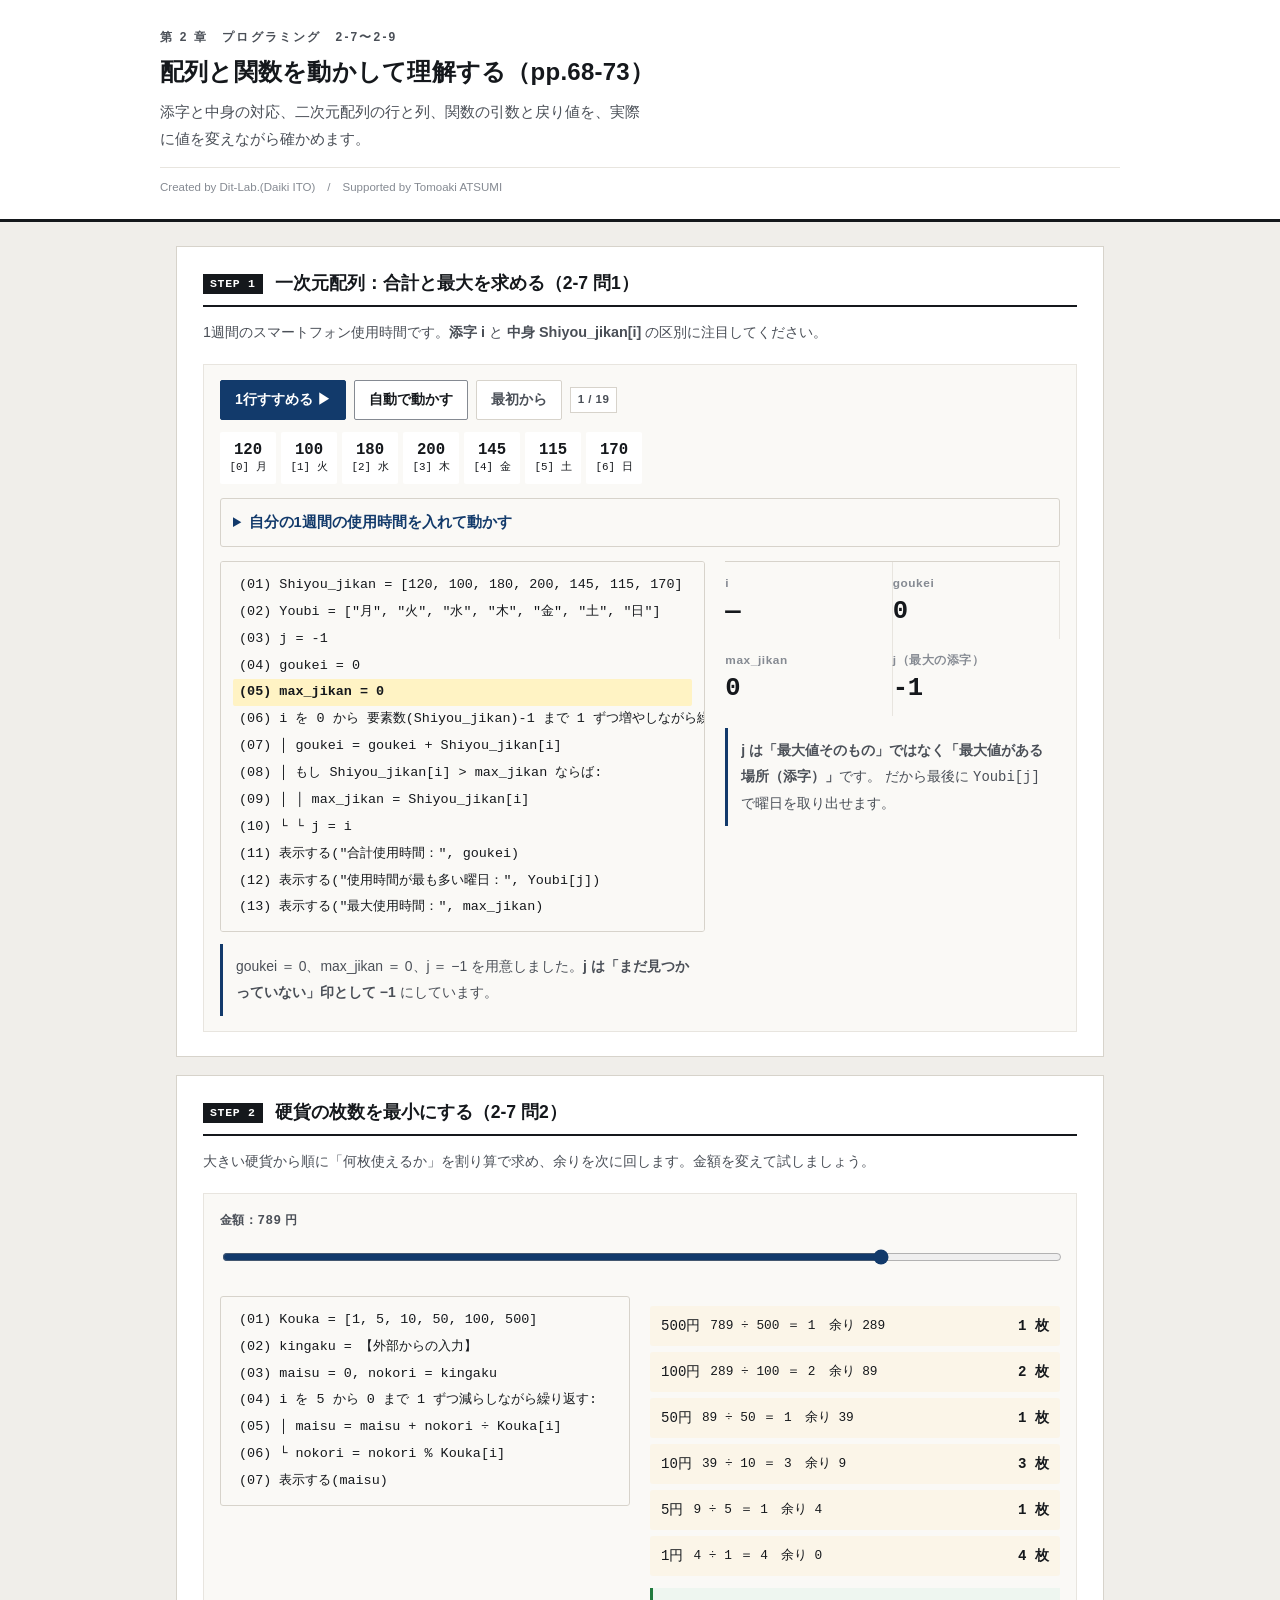
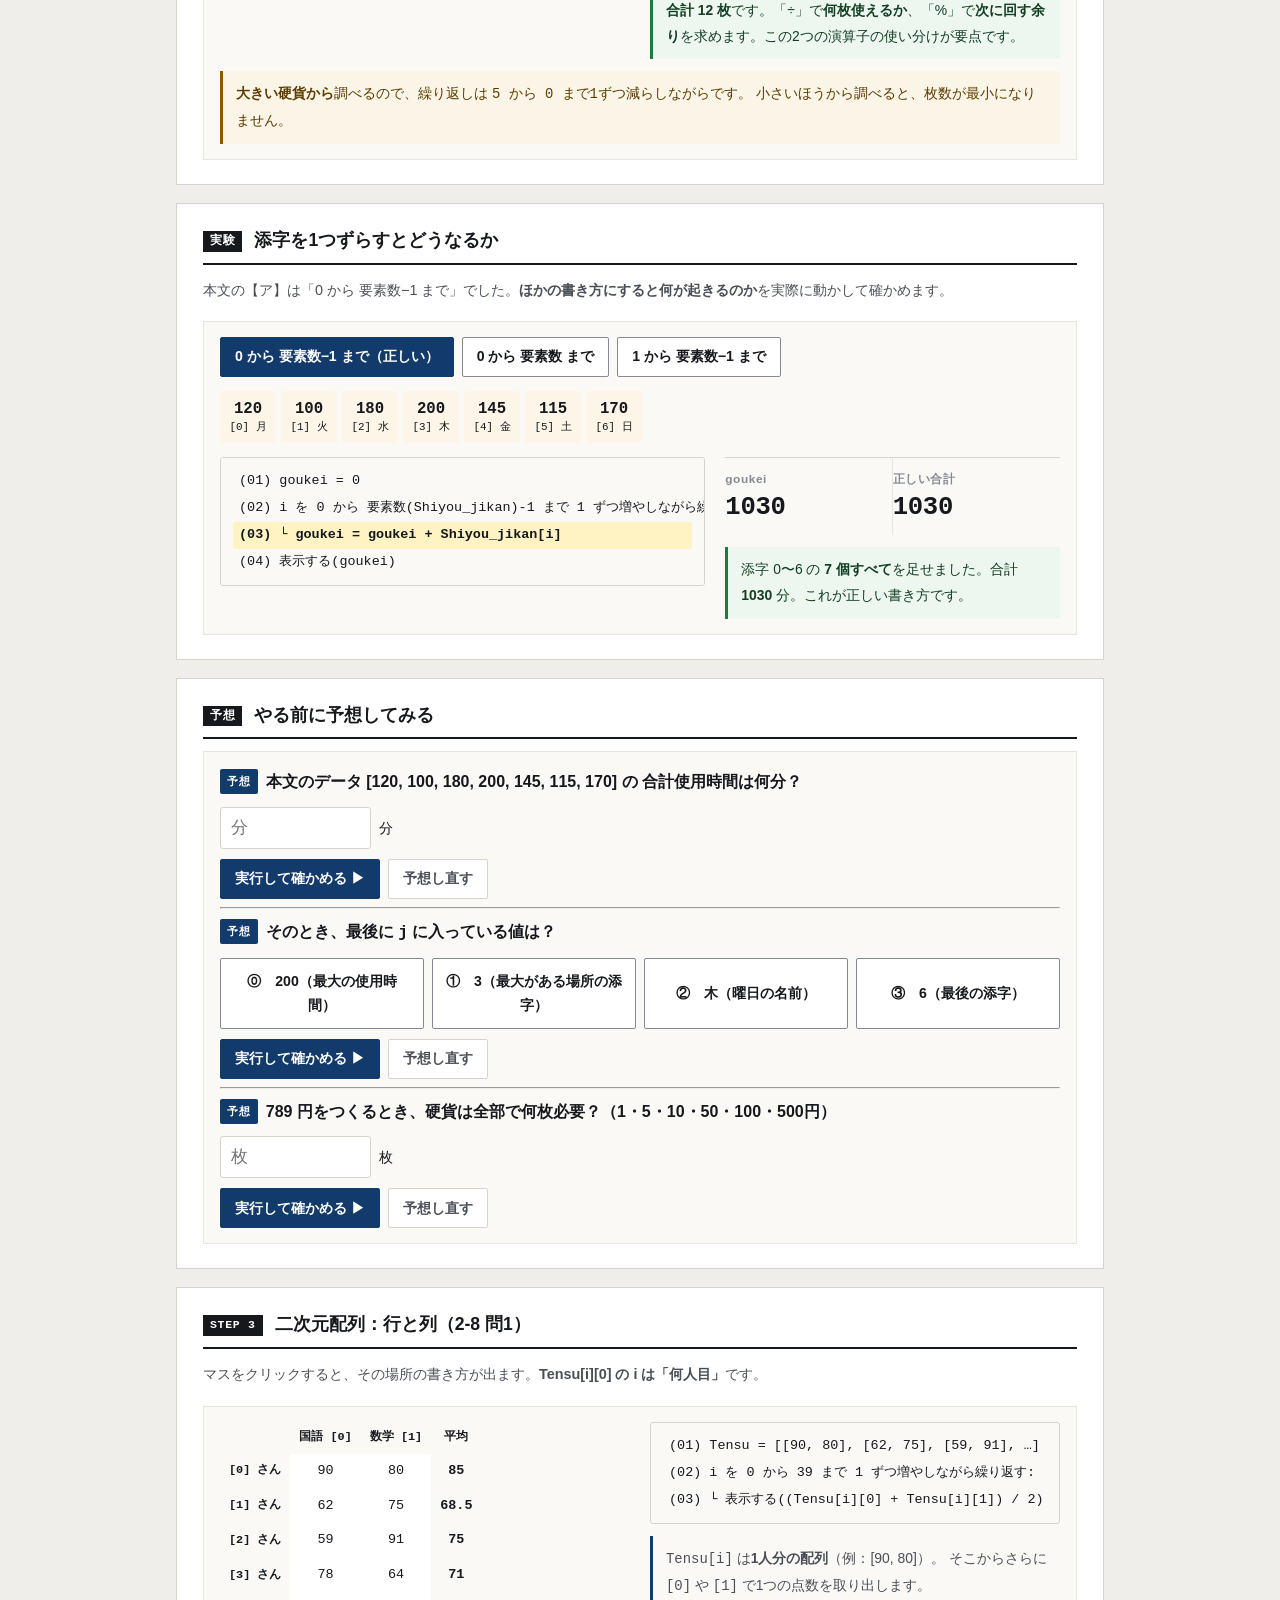
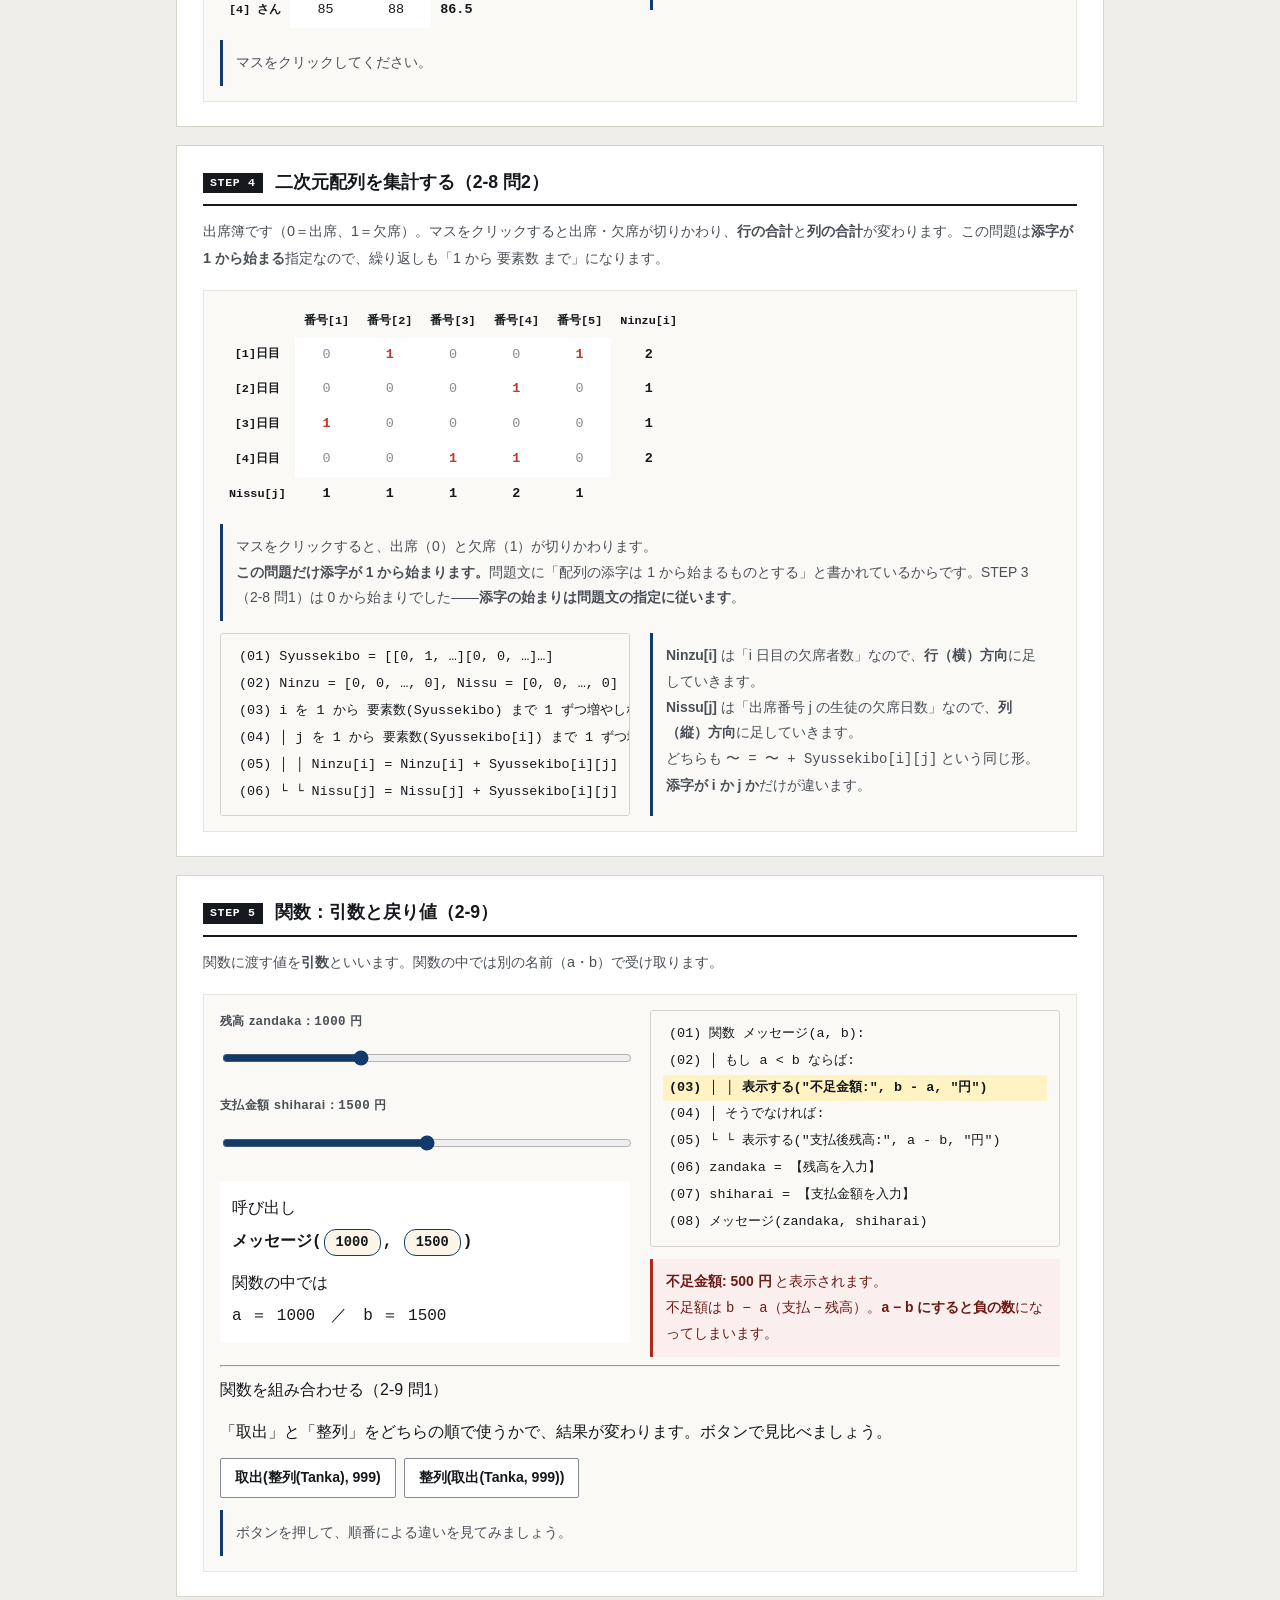
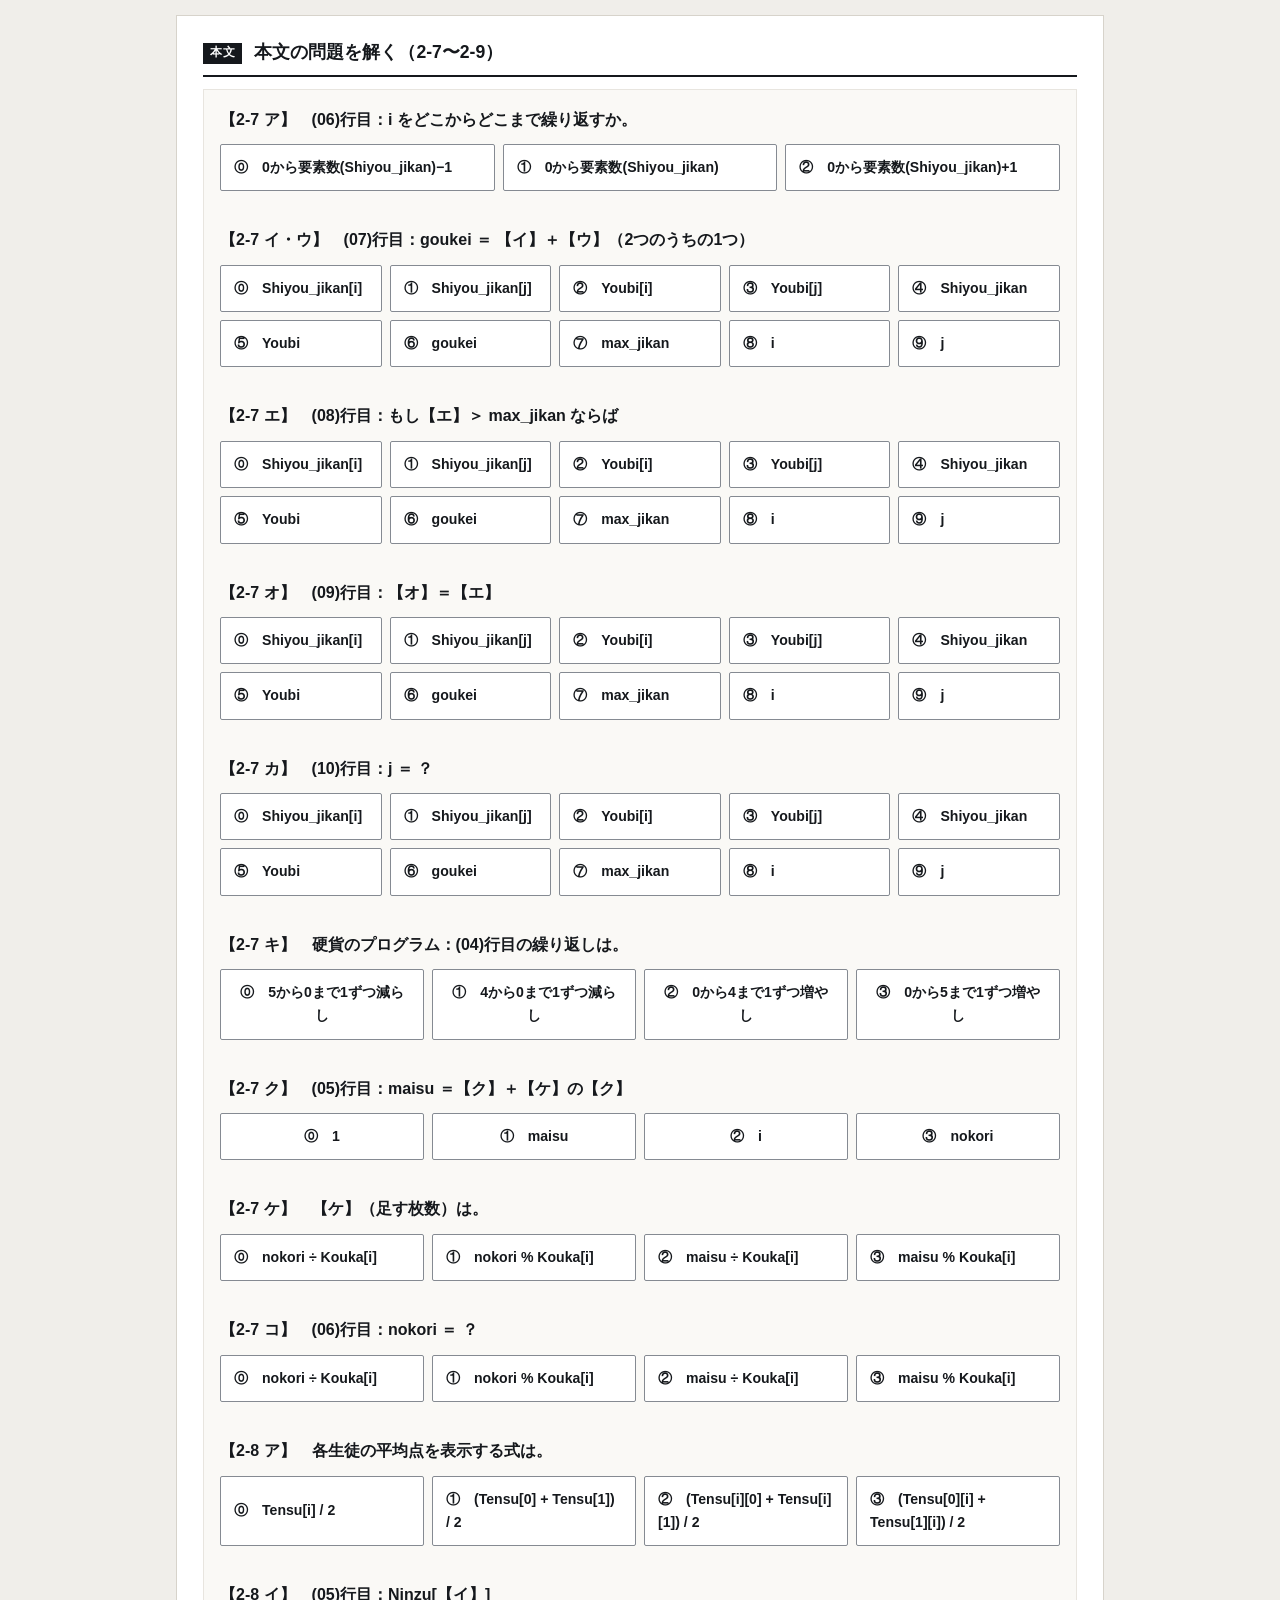
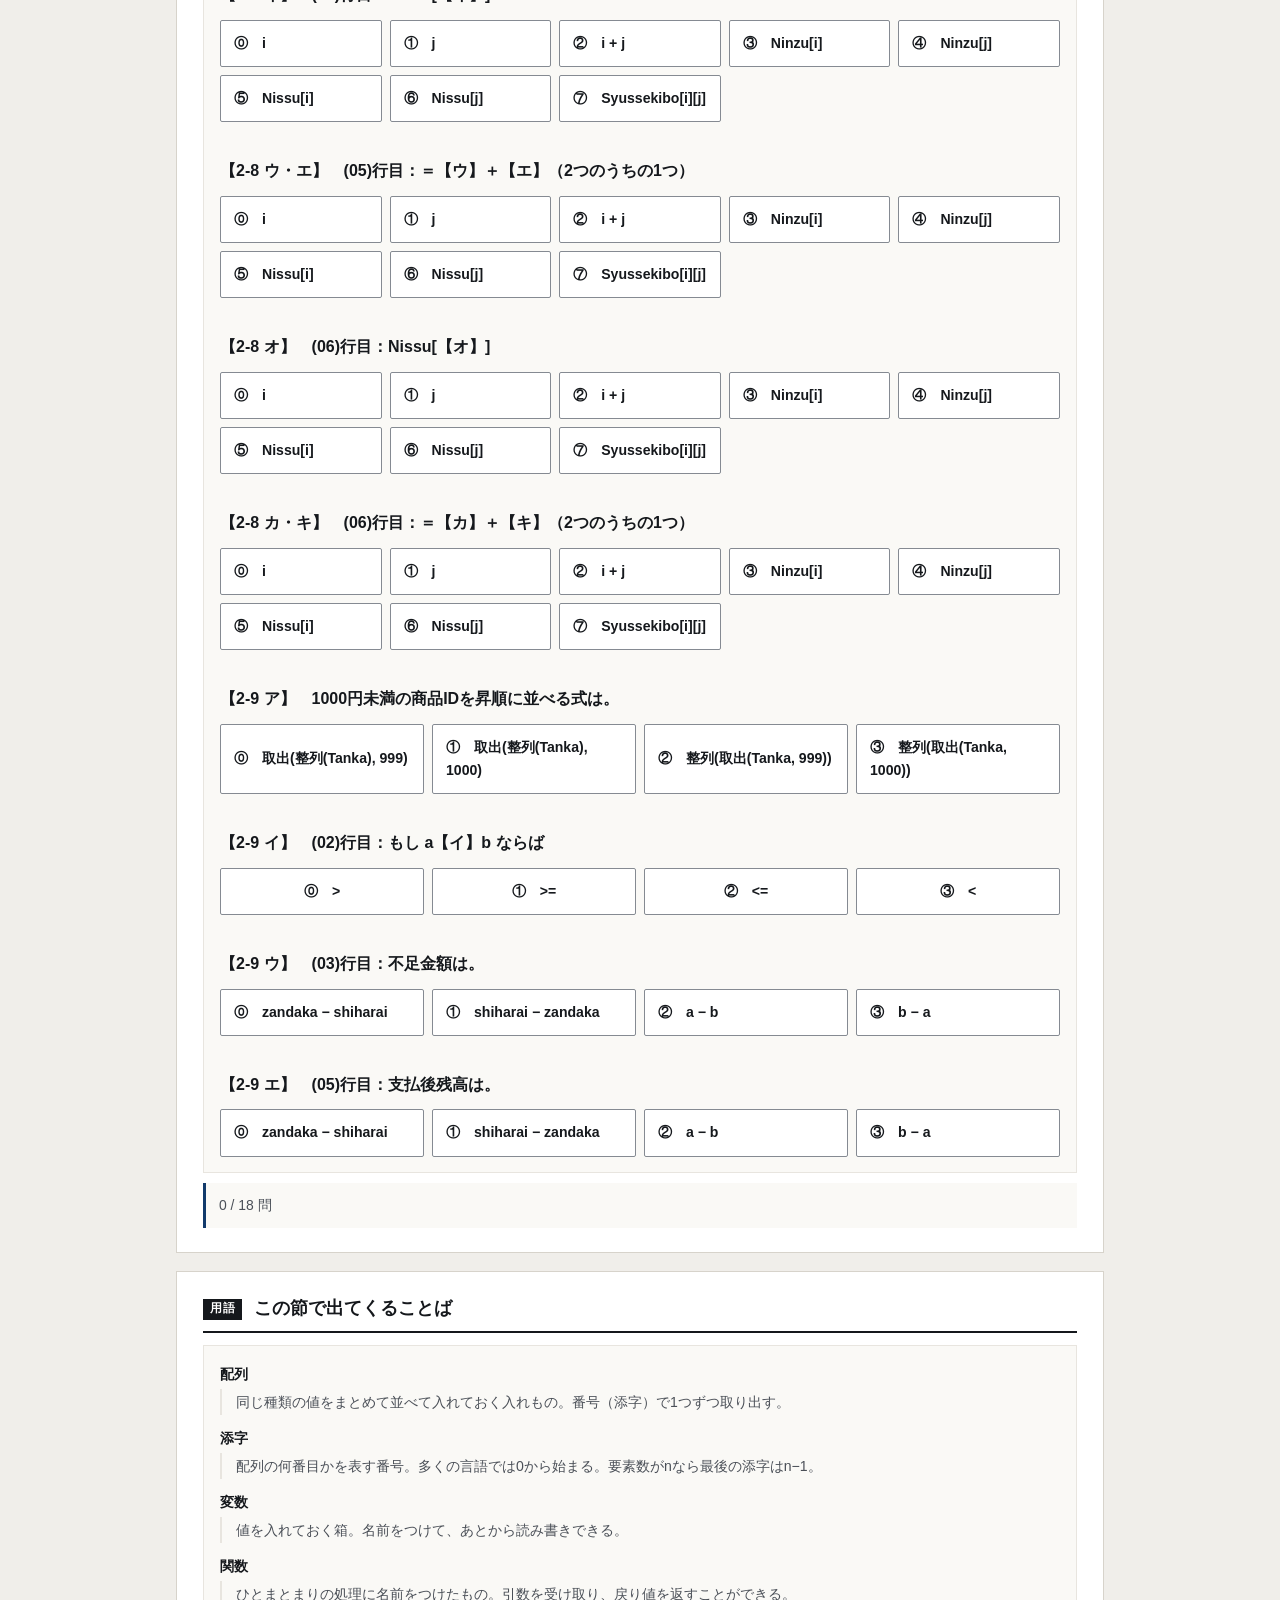
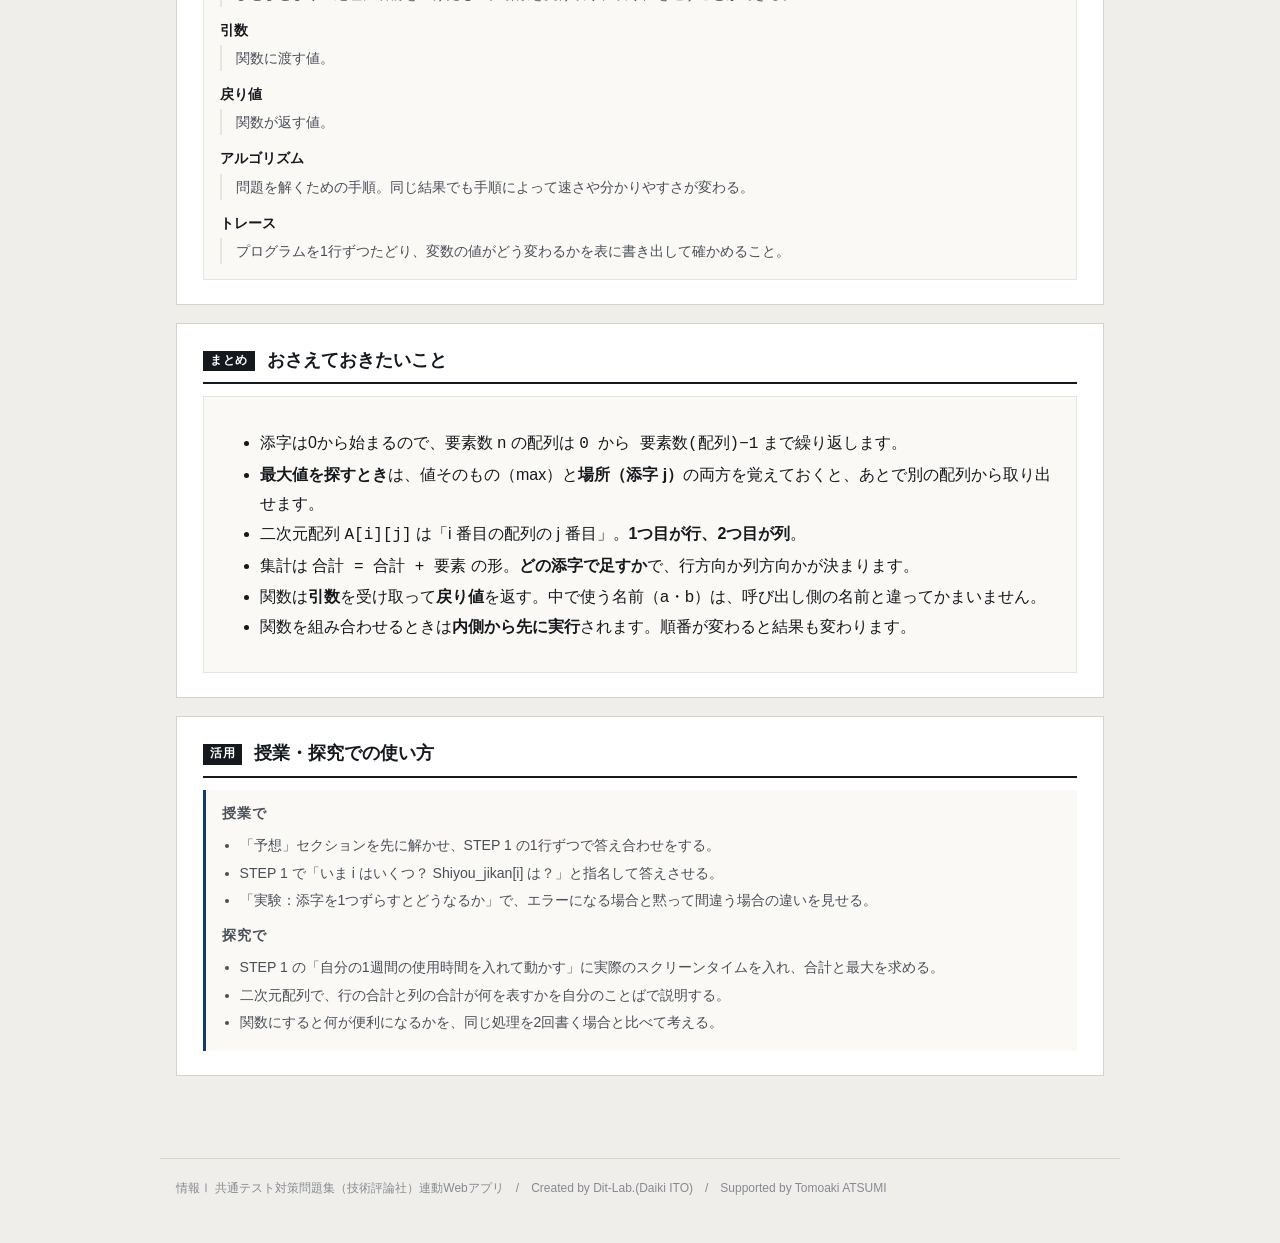
<file: index.html>
<!DOCTYPE html>
<html lang="ja">
<head>
<meta charset="UTF-8">
<meta name="viewport" content="width=device-width, initial-scale=1.0">
<title>配列と関数を動かして理解する｜情報Ⅰ共通テスト対策問題集</title>
<meta name="description" content="添字と中身の対応、二次元配列の行と列、関数の引数と戻り値を、実際に値を変えながら確かめます。">
<link rel="icon" href="data:image/svg+xml,%3Csvg xmlns=%22http://www.w3.org/2000/svg%22 viewBox=%220 0 32 32%22%3E%3Crect width=%2232%22 height=%2232%22 fill=%22%2315181c%22/%3E%3Ctext x=%2216%22 y=%2222%22 font-size=%2218%22 font-family=%22monospace%22 fill=%22%23fff%22 text-anchor=%22middle%22%3E01%3C/text%3E%3C/svg%3E">
<link rel="stylesheet" href="css/style.css?v=1b60c856">
<link rel="stylesheet" href="css/app.css?v=248fb699">
</head>
<body>

<header class="app-header">
  <div class="inner">
    <span class="eyebrow">第 2 章　プログラミング　2-7〜2-9</span>
    <h1>配列と関数を動かして理解する（pp.68-73）</h1>
    <p class="lead">添字と中身の対応、二次元配列の行と列、関数の引数と戻り値を、実際に値を変えながら確かめます。</p>
    <p class="credit">Created by Dit-Lab.(Daiki ITO)　/　Supported by Tomoaki ATSUMI</p>
  </div>
</header>

<main class="wrap">
  <section class="step" id="step1">
    <h2><span class="no">STEP 1</span>一次元配列：合計と最大を求める（2-7 問1）</h2>
    <p class="desc">1週間のスマートフォン使用時間です。<strong>添字 i</strong> と <strong>中身 Shiyou_jikan[i]</strong> の区別に注目してください。</p>
    <div class="panel">
      <div class="btn-row" style="flex-wrap:wrap">
        <button class="btn primary" id="aStep">1行すすめる ▶</button>
        <button class="btn" id="aPlay">自動で動かす</button>
        <button class="btn ghost" id="aReset">最初から</button>
        <span class="badge" id="aProg"></span>
      </div>
      <div class="arr1" id="aArr" style="margin-top:12px"></div>
      <details class="mydata">
        <summary>自分の1週間の使用時間を入れて動かす</summary>
        <div class="myrow" id="myRow"></div>
        <div class="btn-row" style="margin-top:10px">
          <button class="btn primary" id="myGo">このデータで動かす</button>
          <button class="btn ghost" id="myBack">本文のデータに戻す</button>
        </div>
        <div class="note info" style="margin-top:10px">分（ふん）で入れてください。スマートフォンの「スクリーンタイム」の数字がそのまま使えます。</div>
      </details>
      <div class="grid c21" style="margin-top:14px">
        <div>
          <pre class="code" id="aCode"></pre>
          <div class="note" id="aNote" style="margin-top:12px"></div>
        </div>
        <div>
          <div class="metrics">
            <div class="metric"><div class="k">i</div><div class="v" id="aI">—</div></div>
            <div class="metric"><div class="k">goukei</div><div class="v" id="aG">0</div></div>
            <div class="metric"><div class="k">max_jikan</div><div class="v" id="aM">0</div></div>
            <div class="metric"><div class="k">j（最大の添字）</div><div class="v" id="aJ">−1</div></div>
          </div>
          <div class="note info" style="margin-top:12px">
            <strong>j は「最大値そのもの」ではなく「最大値がある場所（添字）」</strong>です。
            だから最後に <span class="mono">Youbi[j]</span> で曜日を取り出せます。
          </div>
        </div>
      </div>
    </div>
  </section>

  <section class="step" id="step2">
    <h2><span class="no">STEP 2</span>硬貨の枚数を最小にする（2-7 問2）</h2>
    <p class="desc">大きい硬貨から順に「何枚使えるか」を割り算で求め、余りを次に回します。金額を変えて試しましょう。</p>
    <div class="panel">
      <label class="fld" for="kIn">金額：<span class="mono" id="kInV">789</span> 円</label>
      <input type="range" id="kIn" min="1" max="999" step="1" value="789">
      <div class="grid c2" style="margin-top:12px">
        <div><pre class="code" id="kCode"></pre></div>
        <div>
          <div class="coins" id="kCoins"></div>
          <div class="note" id="kNote" style="margin-top:12px"></div>
        </div>
      </div>
      <div class="note warn" style="margin-top:12px">
        <strong>大きい硬貨から</strong>調べるので、繰り返しは <span class="mono">5 から 0 まで1ずつ減らし</span>ながらです。
        小さいほうから調べると、枚数が最小になりません。
      </div>
    </div>
  </section>


  <section class="step" id="stepOff">
    <h2><span class="no">実験</span>添字を1つずらすとどうなるか</h2>
    <p class="desc">本文の【ア】は「0 から 要素数−1 まで」でした。<strong>ほかの書き方にすると何が起きるのか</strong>を実際に動かして確かめます。</p>
    <div class="panel">
      <div class="btn-row" style="flex-wrap:wrap">
        <button class="btn primary" data-off="ok">0 から 要素数−1 まで（正しい）</button>
        <button class="btn" data-off="over">0 から 要素数 まで</button>
        <button class="btn" data-off="from1">1 から 要素数−1 まで</button>
      </div>
      <div class="arr1" id="offArr" style="margin-top:14px"></div>
      <div class="grid c21" style="margin-top:14px">
        <div><pre class="code" id="offCode"></pre></div>
        <div>
          <div class="metrics">
            <div class="metric"><div class="k">goukei</div><div class="v" id="offG">0</div></div>
            <div class="metric"><div class="k">正しい合計</div><div class="v" id="offT">1030</div></div>
          </div>
          <div class="note" id="offNote" style="margin-top:12px"></div>
        </div>
      </div>
    </div>
  </section>

  <section class="step" id="stepGuess">
    <h2><span class="no">予想</span>やる前に予想してみる</h2>
    <div class="panel">
      <div id="pd1"></div>
      <hr class="sep">
      <div id="pd2"></div>
      <hr class="sep">
      <div id="pd3"></div>
    </div>
  </section>

  <section class="step" id="step3">
    <h2><span class="no">STEP 3</span>二次元配列：行と列（2-8 問1）</h2>
    <p class="desc">マスをクリックすると、その場所の書き方が出ます。<strong>Tensu[i][0] の i は「何人目」</strong>です。</p>
    <div class="panel">
      <div class="grid c2">
        <div>
          <div class="tbl-scroll"><table class="mat" id="tMat"></table></div>
          <div class="note" id="tNote" style="margin-top:12px">マスをクリックしてください。</div>
        </div>
        <div>
          <pre class="code" id="tCode"></pre>
          <div class="note info" style="margin-top:12px">
            <span class="mono">Tensu[i]</span> は<strong>1人分の配列</strong>（例：[90, 80]）。
            そこからさらに <span class="mono">[0]</span> や <span class="mono">[1]</span> で1つの点数を取り出します。
          </div>
        </div>
      </div>
    </div>
  </section>

  <section class="step" id="step4">
    <h2><span class="no">STEP 4</span>二次元配列を集計する（2-8 問2）</h2>
    <p class="desc">出席簿です（0＝出席、1＝欠席）。マスをクリックすると出席・欠席が切りかわり、<strong>行の合計</strong>と<strong>列の合計</strong>が変わります。この問題は<strong>添字が 1 から始まる</strong>指定なので、繰り返しも「1 から 要素数 まで」になります。</p>
    <div class="panel">
      <div class="tbl-scroll"><table class="mat" id="sMat"></table></div>
      <div class="note" id="sNote" style="margin-top:12px"></div>
      <div class="grid c2" style="margin-top:12px">
        <div><pre class="code" id="sCode"></pre></div>
        <div class="note info" style="margin-top:0">
          <strong>Ninzu[i]</strong> は「i 日目の欠席者数」なので、<strong>行（横）方向</strong>に足していきます。<br>
          <strong>Nissu[j]</strong> は「出席番号 j の生徒の欠席日数」なので、<strong>列（縦）方向</strong>に足していきます。<br>
          どちらも <span class="mono">〜 = 〜 + Syussekibo[i][j]</span> という同じ形。<strong>添字が i か j か</strong>だけが違います。
        </div>
      </div>
    </div>
  </section>

  <section class="step" id="step5">
    <h2><span class="no">STEP 5</span>関数：引数と戻り値（2-9）</h2>
    <p class="desc">関数に渡す値を<strong>引数</strong>といいます。関数の中では別の名前（a・b）で受け取ります。</p>
    <div class="panel">
      <div class="grid c2">
        <div>
          <label class="fld" for="zan">残高 zandaka：<span class="mono" id="zanV">1000</span> 円</label>
          <input type="range" id="zan" min="0" max="3000" step="50" value="1000">
          <label class="fld" for="shi" style="margin-top:10px">支払金額 shiharai：<span class="mono" id="shiV">1500</span> 円</label>
          <input type="range" id="shi" min="0" max="3000" step="50" value="1500">
          <div class="fnbox" style="margin-top:12px">
            <div class="small" style="color:var(--muted)">呼び出し</div>
            <div class="mono" style="font-weight:700;margin-top:4px">メッセージ(<span class="arg" id="argA">1000</span>, <span class="arg" id="argB">1500</span>)</div>
            <div class="small" style="color:var(--muted);margin-top:10px">関数の中では</div>
            <div class="mono" style="margin-top:4px">a ＝ <span id="inA"></span>　／　b ＝ <span id="inB"></span></div>
          </div>
        </div>
        <div>
          <pre class="code" id="fCode"></pre>
          <div class="note" id="fNote" style="margin-top:12px"></div>
        </div>
      </div>
      <hr class="sep">
      <p class="qhead">関数を組み合わせる（2-9 問1）</p>
      <p class="desc" style="margin-top:0">「取出」と「整列」をどちらの順で使うかで、結果が変わります。ボタンで見比べましょう。</p>
      <div class="btn-row" style="flex-wrap:wrap">
        <button class="btn" data-fn="a">取出(整列(Tanka), 999)</button>
        <button class="btn" data-fn="b">整列(取出(Tanka, 999))</button>
      </div>
      <div class="note" id="oNote" style="margin-top:12px"></div>
    </div>
  </section>

  <section class="step" id="stepBook">
    <h2><span class="no">本文</span>本文の問題を解く（2-7〜2-9）</h2>
    <div class="panel" id="bookBox"></div>
    <div class="note" id="bookNote" style="margin-top:10px"></div>
  </section>

  <section class="step" id="glossary">
    <h2><span class="no">用語</span>この節で出てくることば</h2>
    <div class="panel"><div id="glossBox"></div></div>
  </section>

  <section class="step" id="wrap">
    <h2><span class="no">まとめ</span>おさえておきたいこと</h2>
    <div class="panel">
      <ul class="bullets">
        <li>添字は0から始まるので、要素数 n の配列は <span class="mono">0 から 要素数(配列)−1</span> まで繰り返します。</li>
        <li><strong>最大値を探すとき</strong>は、値そのもの（max）と<strong>場所（添字 j）</strong>の両方を覚えておくと、あとで別の配列から取り出せます。</li>
        <li>二次元配列 <span class="mono">A[i][j]</span> は「i 番目の配列の j 番目」。<strong>1つ目が行、2つ目が列</strong>。</li>
        <li>集計は <span class="mono">合計 = 合計 + 要素</span> の形。<strong>どの添字で足すか</strong>で、行方向か列方向かが決まります。</li>
        <li>関数は<strong>引数</strong>を受け取って<strong>戻り値</strong>を返す。中で使う名前（a・b）は、呼び出し側の名前と違ってかまいません。</li>
        <li>関数を組み合わせるときは<strong>内側から先に実行</strong>されます。順番が変わると結果も変わります。</li>
      </ul>
    </div>
  </section>

  <section class="step">
    <h2><span class="no">活用</span>授業・探究での使い方</h2>
    <div class="use-note">
      <h3>授業で</h3>
      <ul>
        <li>「予想」セクションを先に解かせ、STEP 1 の1行ずつで答え合わせをする。</li>
        <li>STEP 1 で「いま i はいくつ？ Shiyou_jikan[i] は？」と指名して答えさせる。</li>
        <li>「実験：添字を1つずらすとどうなるか」で、エラーになる場合と黙って間違う場合の違いを見せる。</li>
      </ul>
      <h3 style="margin-top:12px">探究で</h3>
      <ul>
        <li>STEP 1 の「自分の1週間の使用時間を入れて動かす」に実際のスクリーンタイムを入れ、合計と最大を求める。</li>
        <li>二次元配列で、行の合計と列の合計が何を表すかを自分のことばで説明する。</li>
        <li>関数にすると何が便利になるかを、同じ処理を2回書く場合と比べて考える。</li>
      </ul>
    </div>
  </section>

</main>

<footer class="app-footer">
  情報Ⅰ 共通テスト対策問題集（技術評論社）連動Webアプリ　/　Created by Dit-Lab.(Daiki ITO)　/　Supported by Tomoaki ATSUMI
</footer>

<script src="js/terms.js?v=867e9694"></script>
<script src="js/quiz.js?v=13402362"></script>
<script src="js/predict.js?v=1b9c8bf0"></script>
<script src="js/app.js?v=fb75f841"></script>
</body>
</html>
</file>
<file: css/style.css>
/* =========================================================
   情報Ⅰ 共通テスト対策問題集 — Web アプリ共通スタイル
   紙面（参考書）に寄せた設計。装飾色は使わず、色は意味を持つときだけ。
   ========================================================= */

:root{
  --paper:#ffffff;
  --paper-2:#faf9f6;      /* うすい紙 */
  --bg:#f0eeea;           /* 台紙 */
  --ink:#15181c;
  --ink-2:#4a4f57;
  --ink-3:#858a92;
  --rule:#d7d3cb;         /* 罫線 */
  --rule-2:#e8e5df;
  --accent:#123a6b;       /* 濃紺。主要操作と現在地だけに使う */
  --accent-w:#e9eef6;
  --zero:#c0392b;         /* 左＝0 */
  --one:#1d4ed8;          /* 右＝1 */
  --ok:#1f7a3d;   --ok-bg:#eef6f0;
  --ng:#b3261e;   --ng-bg:#fbefee;
  --warn:#8a5a00; --warn-bg:#fbf5e8;
  --font:"Hiragino Kaku Gothic ProN","Hiragino Sans","Yu Gothic Medium","Yu Gothic",
         "Noto Sans JP",Meiryo,-apple-system,BlinkMacSystemFont,sans-serif;
  --mono:"SFMono-Regular",Menlo,Consolas,"Courier New",monospace;
}

*{box-sizing:border-box}
[hidden]{display:none !important}
html{-webkit-text-size-adjust:100%}
body{
  margin:0; background:var(--bg); color:var(--ink);
  font-family:var(--font); font-size:16px; line-height:1.85;
  font-feature-settings:"palt" 1;
}
h1,h2,h3,h4{line-height:1.45; margin:0; font-weight:700}
p{margin:0 0 .75em} p:last-child{margin-bottom:0}
a{color:var(--accent)}

/* ---------- 標題 ---------- */
.app-header{background:var(--paper); border-bottom:3px solid var(--ink); padding:26px 20px 20px}
.app-header .inner{max-width:960px; margin:0 auto}
.app-header .eyebrow{
  font-size:.75rem; font-weight:700; color:var(--ink-2); letter-spacing:.18em;
  display:block; margin-bottom:7px;
}
.app-header h1{font-size:1.5rem; letter-spacing:.01em}
.app-header .lead{font-size:.92rem; color:var(--ink-2); margin-top:9px; max-width:60ch}
.app-header .credit{
  font-size:.72rem; color:var(--ink-3); margin-top:14px;
  padding-top:9px; border-top:1px solid var(--rule-2);
}

/* ---------- 版面 ---------- */
.wrap{max-width:960px; margin:0 auto; padding:24px 16px 64px}
.step{background:var(--paper); border:1px solid var(--rule); padding:24px 26px; margin-bottom:18px}
.step > h2{
  display:flex; align-items:baseline; gap:12px; font-size:1.1rem;
  padding-bottom:9px; border-bottom:2px solid var(--ink); margin-bottom:12px;
}
.step > h2 .no{
  flex:none; font-family:var(--mono); font-size:.72rem; font-weight:700;
  background:var(--ink); color:var(--paper); padding:2px 7px; letter-spacing:.06em;
  position:relative; top:-2px;
}
.step > .desc{color:var(--ink-2); font-size:.9rem; margin-bottom:18px}
.step[hidden]{display:none}

.grid{display:grid; gap:20px}
.grid > *{min-width:0}          /* 子の中身で列が広がるのを防ぐ */
@media(min-width:800px){ .grid.c2{grid-template-columns:1fr 1fr} }
@media(min-width:800px){ .grid.c21{grid-template-columns:1.45fr 1fr} }

.panel{border:1px solid var(--rule-2); background:var(--paper-2); padding:15px 16px; min-width:0}
.panel > h3{
  font-size:.8rem; font-weight:700; color:var(--ink-2); letter-spacing:.08em;
  margin-bottom:12px; padding-bottom:6px; border-bottom:1px solid var(--rule);
}

/* ---------- 部品 ---------- */
.btn{
  appearance:none; border:1px solid var(--ink-3); background:var(--paper); color:var(--ink);
  font-family:inherit; font-size:.88rem; font-weight:700; padding:8px 14px;
  border-radius:2px; cursor:pointer; min-height:40px; line-height:1.4;
  transition:background .12s, border-color .12s, color .12s;
}
.btn:hover:not(:disabled){background:var(--accent-w); border-color:var(--accent); color:var(--accent)}
.btn:disabled{opacity:.35; cursor:not-allowed}
.btn.primary{background:var(--accent); color:var(--paper); border-color:var(--accent)}
.btn.primary:hover:not(:disabled){background:#0d2c53; color:var(--paper)}
.btn.ghost{border-color:var(--rule); color:var(--ink-2)}
.btn.sm{font-size:.8rem; padding:5px 10px; min-height:34px}
.btn-row{display:flex; flex-wrap:wrap; gap:8px; align-items:center}

/* タブ（見出し下線式） */
.seg{display:flex; gap:0; border-bottom:1px solid var(--rule)}
.seg button{
  appearance:none; border:0; background:transparent; font-family:inherit; font-size:.88rem;
  font-weight:700; color:var(--ink-3); padding:9px 4px; margin-right:26px; cursor:pointer;
  border-bottom:3px solid transparent; margin-bottom:-1px; min-height:40px;
}
.seg button:hover{color:var(--ink-2)}
.seg button[aria-pressed="true"]{color:var(--ink); border-bottom-color:var(--accent)}

label.fld{display:block; font-size:.78rem; font-weight:700; color:var(--ink-2); margin-bottom:5px; letter-spacing:.04em}
input[type=text], textarea, input[type=number]{
  width:100%; font-family:inherit; font-size:1rem; color:var(--ink);
  border:1px solid var(--ink-3); border-radius:2px; padding:9px 11px;
  background:var(--paper); min-height:42px;
}
input:focus, textarea:focus{outline:2px solid var(--accent); outline-offset:-1px; border-color:var(--accent)}
.btn:focus-visible, .seg button:focus-visible, .node-card:focus-visible{outline:2px solid var(--accent); outline-offset:2px}
textarea{resize:vertical; line-height:1.7}
.mono{font-family:var(--mono)}

table.tbl{width:100%; border-collapse:collapse; font-size:.89rem}
table.tbl th, table.tbl td{border-bottom:1px solid var(--rule-2); padding:7px 10px; text-align:right}
table.tbl th:first-child, table.tbl td:first-child{text-align:left}
table.tbl thead th{border-bottom:1.5px solid var(--ink); font-size:.76rem; color:var(--ink-2); font-weight:700; white-space:nowrap}
.tbl-scroll{overflow-x:auto; -webkit-overflow-scrolling:touch; max-width:100%}

.note{padding:10px 13px; font-size:.87rem; border-left:3px solid var(--ink-3); background:var(--paper-2); overflow-wrap:break-word; word-break:break-word}
.note.ok{background:var(--ok-bg); border-left-color:var(--ok); color:#123f22}
.note.ng{background:var(--ng-bg); border-left-color:var(--ng); color:#6d1a15}
.note.info{background:var(--paper-2); border-left-color:var(--accent); color:var(--ink-2)}
.note.warn{background:var(--warn-bg); border-left-color:var(--warn); color:#5c3d00}
.note[hidden]{display:none}

.badge{
  display:inline-block; font-size:.72rem; font-weight:700; padding:1px 7px;
  border:1px solid var(--rule); color:var(--ink-2); background:var(--paper); letter-spacing:.04em;
}

/* 数値は罫線で仕切るだけ。カードにしない */
.metrics{display:flex; flex-wrap:wrap; gap:0; border-top:1px solid var(--rule)}
.metric{flex:1 1 130px; padding:11px 14px 11px 0; border-right:1px solid var(--rule-2)}
.metric:last-child{border-right:0}
.metric .k{font-size:.74rem; color:var(--ink-3); font-weight:700; letter-spacing:.05em}
.metric .v{font-size:1.6rem; font-weight:700; line-height:1.3; font-family:var(--mono); letter-spacing:-.01em}
.metric .s{font-size:.76rem; color:var(--ink-2)}

.bit0{color:var(--zero); font-weight:700}
.bit1{color:var(--one); font-weight:700}

.app-footer{
  max-width:960px; margin:0 auto; padding:18px 16px 44px; color:var(--ink-3);
  font-size:.75rem; border-top:1px solid var(--rule);
}
.sr-only{position:absolute;width:1px;height:1px;overflow:hidden;clip:rect(0 0 0 0);white-space:nowrap}

@media(max-width:640px){
  body{font-size:15px}
  .app-header{padding:20px 16px 16px}
  .app-header h1{font-size:1.16rem}
  .wrap{padding:16px 12px 52px}
  .step{padding:18px 15px}
  .seg button{margin-right:18px; font-size:.84rem}
  .metric{flex-basis:50%; border-right:0}
}
@media (prefers-reduced-motion:reduce){ *{animation:none!important; transition:none!important} }

/* ---------- 自分のデータ・共有・印刷 ---------- */
.toolbar{display:flex; flex-wrap:wrap; gap:8px; align-items:center; margin-top:12px;
  padding-top:12px; border-top:1px solid var(--rule-2)}
.toolbar .hint{font-size:.78rem; color:var(--ink-3)}
.paste-area{width:100%; min-height:110px; font-family:var(--mono); font-size:.86rem}
.use-note{background:var(--paper-2); border-left:3px solid var(--accent); padding:14px 16px; font-size:.88rem}
.use-note h3{font-size:.86rem; letter-spacing:.06em; margin-bottom:8px; color:var(--ink-2)}
.use-note ol, .use-note ul{margin:0; padding-left:1.25em; line-height:1.95; color:var(--ink-2)}

@media print{
  body{background:#fff}
  .app-header{border-bottom:2px solid #000}
  .step{border:1px solid #bbb; break-inside:avoid; page-break-inside:avoid; margin-bottom:12px}
  .btn, .seg, .toolbar, input[type=range]{display:none !important}
  .note{border-left-width:2px}
  a[href]:after{content:""}
}

/* ---------- 入力グリッド ---------- */
.dg-scroll{overflow:auto; -webkit-overflow-scrolling:touch; border:1px solid var(--rule); background:var(--paper); max-height:420px}
table.dg{border-collapse:collapse; font-family:var(--mono); font-size:.9rem; min-width:100%}
table.dg th, table.dg td{border:1px solid var(--rule-2); padding:0}
table.dg thead th{background:var(--paper-2); position:sticky; top:0; z-index:2}
table.dg .dg-n{background:var(--paper-2); color:var(--ink-3); font-size:.76rem; font-weight:400;
  text-align:center; min-width:34px; padding:0 4px; position:sticky; left:0; z-index:1}
table.dg .dg-corner{background:var(--paper-2); min-width:34px; position:sticky; left:0; z-index:3}
table.dg .dg-act{background:var(--paper-2); width:34px}
.dg-h, .dg-c{width:100%; min-width:96px; border:0; background:transparent; font-family:inherit;
  font-size:.9rem; padding:8px 9px; color:var(--ink); min-height:38px}
.dg-h{font-weight:700; font-family:var(--font); font-size:.82rem; color:var(--ink-2)}
.dg-c.num{text-align:right}
.dg-c:focus, .dg-h:focus{outline:2px solid var(--accent); outline-offset:-2px; background:var(--accent-w)}
.dg-del{border:0; background:transparent; color:var(--ink-3); cursor:pointer; width:32px; height:34px; font-size:1rem}
.dg-del:hover{color:var(--ng)}
.dg-tools{display:flex; flex-wrap:wrap; gap:8px; align-items:center; margin-top:10px}
.dg-hint{font-size:.76rem; color:var(--ink-3)}

/* ---------- ファイル読み込み ---------- */
.filebox{display:flex; flex-wrap:wrap; gap:10px; align-items:center; padding:12px;
  border:1px dashed var(--rule); background:var(--paper-2)}
.filebox input[type=file]{font-size:.85rem; font-family:inherit; max-width:100%}
.filebox .sel{max-width:220px}
.filelabel{display:inline-flex; align-items:center; gap:6px; font-size:.85rem; font-weight:700;
  border:1px solid var(--ink-3); background:var(--paper); padding:8px 14px; border-radius:2px; cursor:pointer; min-height:40px}
.filelabel:hover{border-color:var(--accent); color:var(--accent); background:var(--accent-w)}
.filelabel input{display:none}

/* ---------- 用語解説 ---------- */
.term{position:relative; border-bottom:1.5px dotted var(--accent); cursor:help; color:var(--accent); font-weight:700}
.term .term-pop{display:none; position:absolute; left:0; top:1.7em; z-index:50; width:min(300px,78vw);
  background:var(--paper); border:1px solid var(--ink-3); box-shadow:0 6px 20px rgba(0,0,0,.14);
  padding:10px 12px; font-size:.82rem; font-weight:400; color:var(--ink-2); line-height:1.75;
  border-left:3px solid var(--accent); cursor:auto; text-align:left}
.term .term-pop b{display:block; color:var(--ink); font-size:.86rem; margin-bottom:3px}
.term.open .term-pop{display:block}
dl.gloss{margin:0; font-size:.88rem}
dl.gloss dt{font-weight:700; color:var(--ink); margin-top:10px}
dl.gloss dt:first-child{margin-top:0}
dl.gloss dd{margin:2px 0 0; color:var(--ink-2); line-height:1.85; padding-left:1em; border-left:2px solid var(--rule-2)}
@media print{ .term{border-bottom:0; color:inherit} .term .term-pop{display:none !important} }

/* ---------- スマホ・タブレット ---------- */
@media (max-width:1024px){
  /* iOS で入力時に画面が勝手に拡大するのを防ぐ（16px 未満だとズームする） */
  input[type=text], input[type=number], textarea, select, .dg-c, .dg-h{ font-size:16px }
  .dg-c, .dg-h{ min-width:110px }
}
@media (max-width:820px){
  .grid.c2,.grid.c21{grid-template-columns:1fr}
  .dg-scroll{max-height:340px}
  .filebox{flex-direction:column; align-items:stretch}
  .filebox .sel{max-width:100%}
  .term .term-pop{left:auto; right:0; width:min(280px,86vw)}
}
@media (max-width:480px){
  .step > h2{font-size:1rem; flex-wrap:wrap}
  .metrics{gap:0}
  .metric{flex-basis:50%; padding-right:10px}
  .metric .v{font-size:1.3rem}
  .btn{padding:8px 12px}
  .dg-tools{gap:6px}
  .dg-hint{width:100%}
}
/* タッチ操作でのスクロールを滑らかに */
.tbl-scroll, .dg-scroll, .tree-box{ -webkit-overflow-scrolling:touch; overscroll-behavior-x:contain }

/* 幅指定つきの入力欄がスマートフォンではみ出さないようにする */
input[type=text], input[type=number], input[type=search], textarea, select{ max-width:100% }
.btn-row > label{ min-width:0; max-width:100% }
.btn-row > label input, .btn-row > label select{ max-width:100% }

/* 共通：○×判定・並べかえ（quiz.js 用） */
.abcde{border:1px solid var(--rule); border-radius:3px; overflow:hidden}
.abcde > div{border-top:1px solid var(--rule); padding:10px 12px}
.abcde > div:first-child{border-top:0}
.abcde .st{display:flex; gap:10px; align-items:flex-start; flex-wrap:wrap}
.abcde .st .k{font-weight:700; font-family:var(--mono); min-width:1.4em}
.abcde .st .t{flex:1; min-width:12em}
.abcde .jb{display:flex; gap:6px}
.abcde .jb .btn{min-width:3.4em; padding:6px 10px; text-align:center}
.prep{display:grid; grid-template-columns:repeat(auto-fit,minmax(150px,1fr)); gap:10px; margin-top:10px}
.prep .slot{border:1px dashed var(--ink-3); border-radius:3px; padding:10px; min-height:92px; background:var(--paper)}
.prep .slot.filled{border-style:solid}
.prep .slot .tag{font:700 .74rem/1.4 var(--mono); color:var(--accent); display:block; margin-bottom:6px}
.prep .slot .txt{font-size:.86rem; line-height:1.7}
.cards{display:flex; flex-wrap:wrap; gap:8px; margin-top:10px}
.cards .c{border:1px solid var(--ink-3); border-radius:3px; padding:9px 12px; background:var(--paper);
  cursor:pointer; font-size:.88rem; max-width:100%; text-align:left; font-family:inherit; color:var(--ink)}
.cards .c:hover{background:var(--warn-bg)}
.cards .c.used{opacity:.35; pointer-events:none}

/* --- 予想してから実行 --- */
.pmark{display:inline-block; background:var(--accent); color:#fff; font-size:.7rem; font-weight:700;
  letter-spacing:.08em; padding:2px 7px; border-radius:2px; margin-right:8px; vertical-align:2px}
input.pin{font-size:1.05rem; padding:7px 10px; border:1px solid var(--rule); border-radius:3px;
  width:9em; max-width:100%; background:#fff}
.btn-row .unit{color:var(--muted); font-size:.9rem}
.choice4 .btn.on{border-color:var(--accent); box-shadow:inset 0 0 0 1px var(--accent); font-weight:700}
/* 設問文の見出し（flex ではなく通常の段落。.qhead は左右振り分け用なので用途が別） */
.pq{margin:0 0 10px; font-weight:700; line-height:1.85}
</file>
<file: css/app.css>
.qhead{display:flex; justify-content:space-between; align-items:center; margin-bottom:12px}
.card-q{border:1px solid var(--rule); background:var(--paper); padding:18px; margin-bottom:14px}
.q-scene{font-size:1rem; font-weight:700; line-height:1.9}
.choice4{display:grid; gap:8px; grid-template-columns:repeat(auto-fit,minmax(160px,1fr))}
.choice4 .btn{text-align:left; line-height:1.65; padding:11px 13px}
.choice4 .btn.correct{background:var(--ok-bg); border-color:var(--ok); color:var(--ok)}
.choice4 .btn.wrong{background:var(--ng-bg); border-color:var(--ng); color:var(--ng)}
.choice4.locked{pointer-events:none}
.sel{width:100%; font-family:inherit; font-size:.95rem; padding:9px 11px; min-height:42px;
  border:1px solid var(--ink-3); border-radius:2px; background:var(--paper); color:var(--ink)}
input[type=range]{width:100%; accent-color:var(--accent); height:34px}
.why{font-size:.85rem; color:var(--ink-2); line-height:1.85}
.eqbox{font-family:var(--mono); font-size:1.02rem; font-weight:700; text-align:center; padding:14px;
  border:1px solid var(--rule); background:var(--paper-2); line-height:1.8}
.blankin{border:1.5px solid var(--accent); background:#fff; padding:6px 8px; text-align:center;
  font-family:var(--mono); min-height:38px; font-size:.95rem; max-width:120px}
.blankin.ok{border-color:var(--ok); background:var(--ok-bg)}
.blankin.ng{border-color:var(--ng); background:var(--ng-bg)}
table.tbl td .blankin{width:100%; max-width:none}

/* --- 2-7〜2-9 配列と関数 --- */
pre.code{font-family:var(--mono);font-size:.84rem;line-height:2;background:var(--paper-2);
  border:1px solid var(--rule);border-radius:3px;padding:10px 12px;margin:0;overflow-x:auto}
pre.code .ln{display:block;padding:0 6px;border-radius:2px;white-space:pre}
pre.code .ln.on{background:#fff3c4;font-weight:700}
.arr1{display:flex;gap:5px;flex-wrap:wrap;margin-top:10px}
.arr1 .c{border:1px solid var(--line);border-radius:2px;min-width:56px;padding:8px 4px;text-align:center;
  font:700 .98rem/1.3 var(--mono);background:#fff}
.arr1 .c em{display:block;font:400 .68rem/1.4 var(--mono);color:var(--muted);font-style:normal}
.arr1 .c.now{border-color:#8a5a00;background:#fdf6e8}
.arr1 .c.max{border-color:var(--ok);background:var(--ok-bg)}
.arr1 .c.past{opacity:.45}
table.mat{border-collapse:collapse;font-size:.84rem}
table.mat th,table.mat td{border:1px solid var(--line);padding:5px 9px;text-align:center;font-family:var(--mono)}
table.mat th{background:var(--paper-2);color:var(--muted);font-size:.74rem}
table.mat td{cursor:pointer;background:#fff}
table.mat td:hover{background:var(--warn-bg)}
table.mat td.pick{background:#123a6b;color:#fff;font-weight:700}
table.mat td.rowhit{background:#fdf6e8}
table.mat td.colhit{background:#f2eef8}
table.mat td.sum{background:var(--paper-2);font-weight:700;cursor:default}
.coins{display:grid;gap:6px;margin-top:10px}
.coins .r{display:flex;align-items:center;gap:10px;border:1px solid var(--line);border-radius:3px;padding:7px 11px;background:#fff;font-family:var(--mono);font-size:.88rem}
.coins .r.on{border-color:var(--accent);background:var(--warn-bg)}
.coins .r .n{margin-left:auto;font-weight:700}
.fnbox{border:1px solid var(--line);border-radius:3px;padding:12px;background:#fff}
.fnbox .arg{display:inline-block;border:1px solid var(--accent);border-radius:12px;padding:3px 11px;margin:2px;
  font:700 .86rem/1.4 var(--mono);background:var(--warn-bg)}

/* --- 自分のデータ --- */
details.mydata{margin-top:14px;border:1px solid var(--rule);border-radius:3px;background:var(--paper-2);padding:10px 12px}
details.mydata > summary{cursor:pointer;font-weight:700;font-size:.92rem;color:var(--accent)}
details.mydata[open] > summary{margin-bottom:12px}
.myrow{display:flex;gap:8px;flex-wrap:wrap}
.myrow label{font:400 .7rem/1.5 var(--mono);color:var(--muted);text-align:center}
.myrow input{display:block;width:72px;max-width:100%;font:700 1rem/1.3 var(--mono);text-align:center;
  padding:6px 4px;border:1px solid var(--rule);border-radius:2px;background:#fff}
.arr1 .c.ghostcell{border-style:dashed;border-color:var(--ng);color:var(--ng);background:var(--ng-bg)}
</file>
